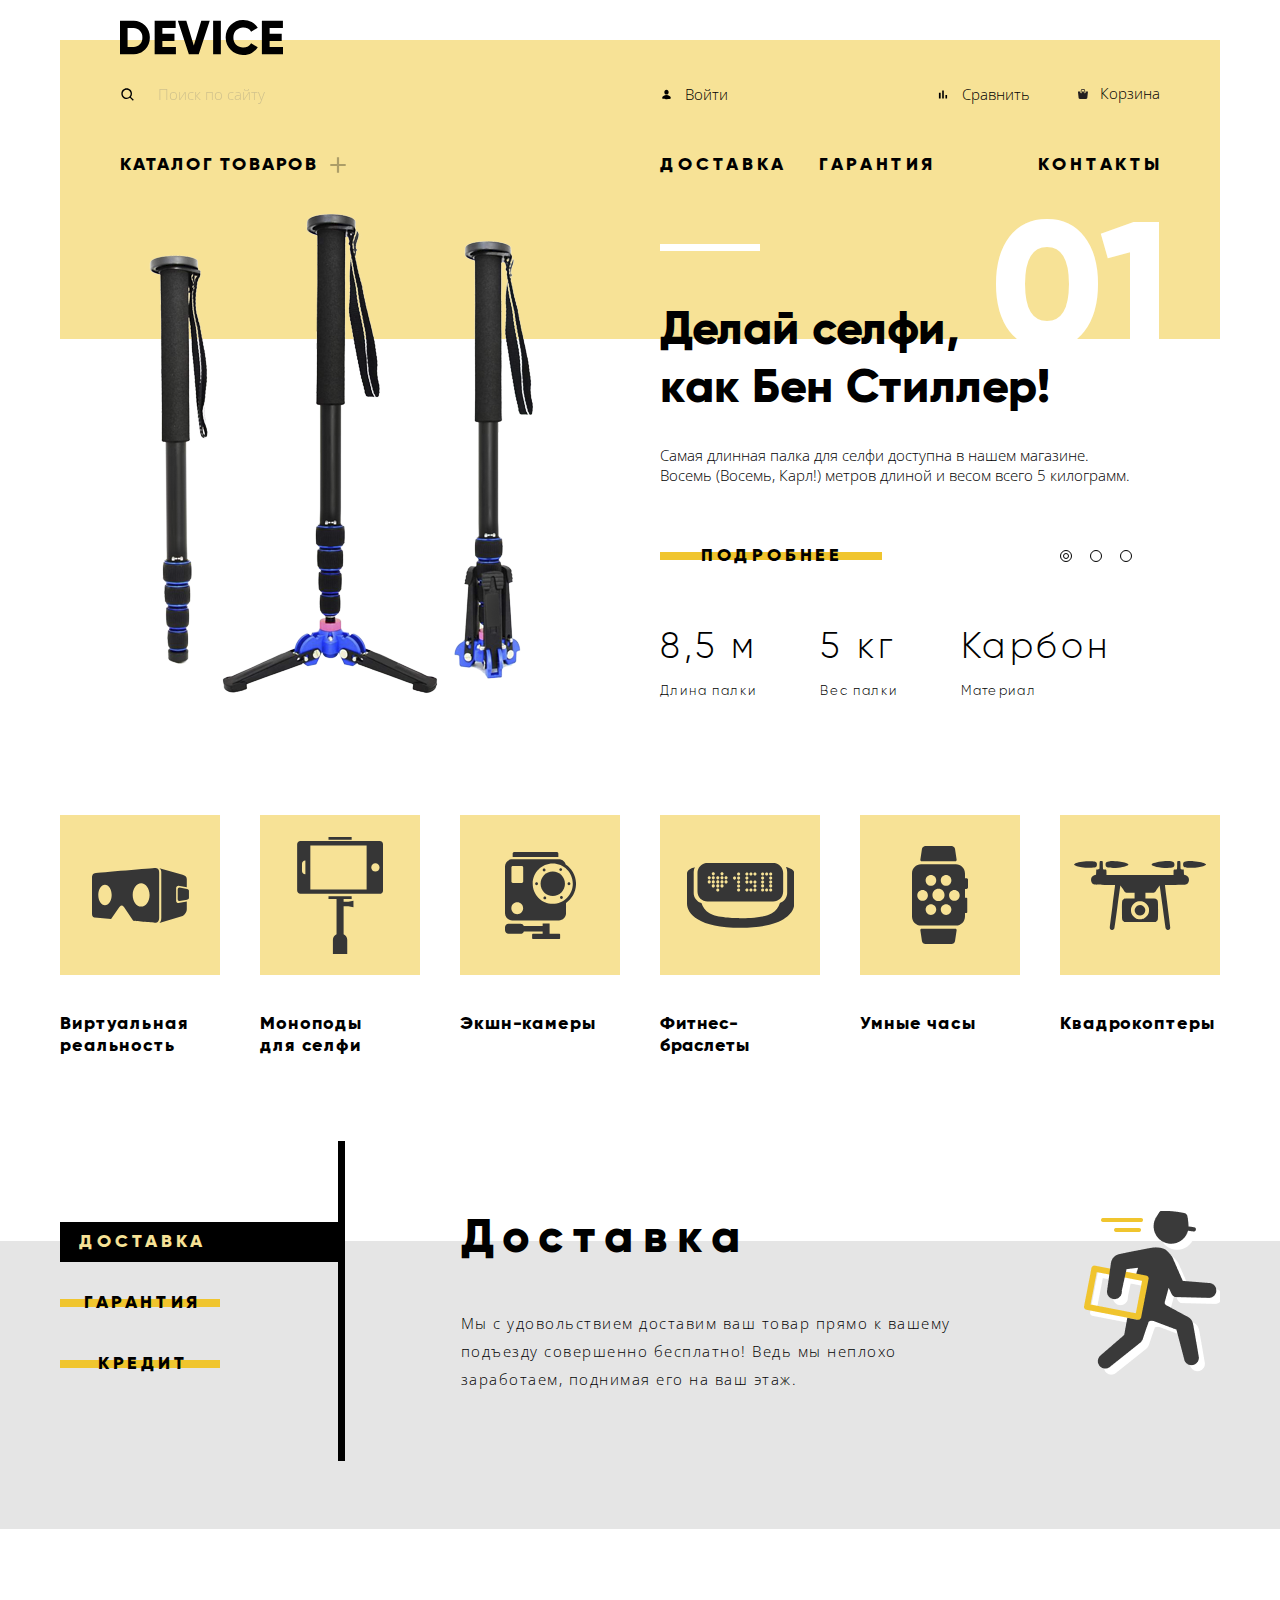
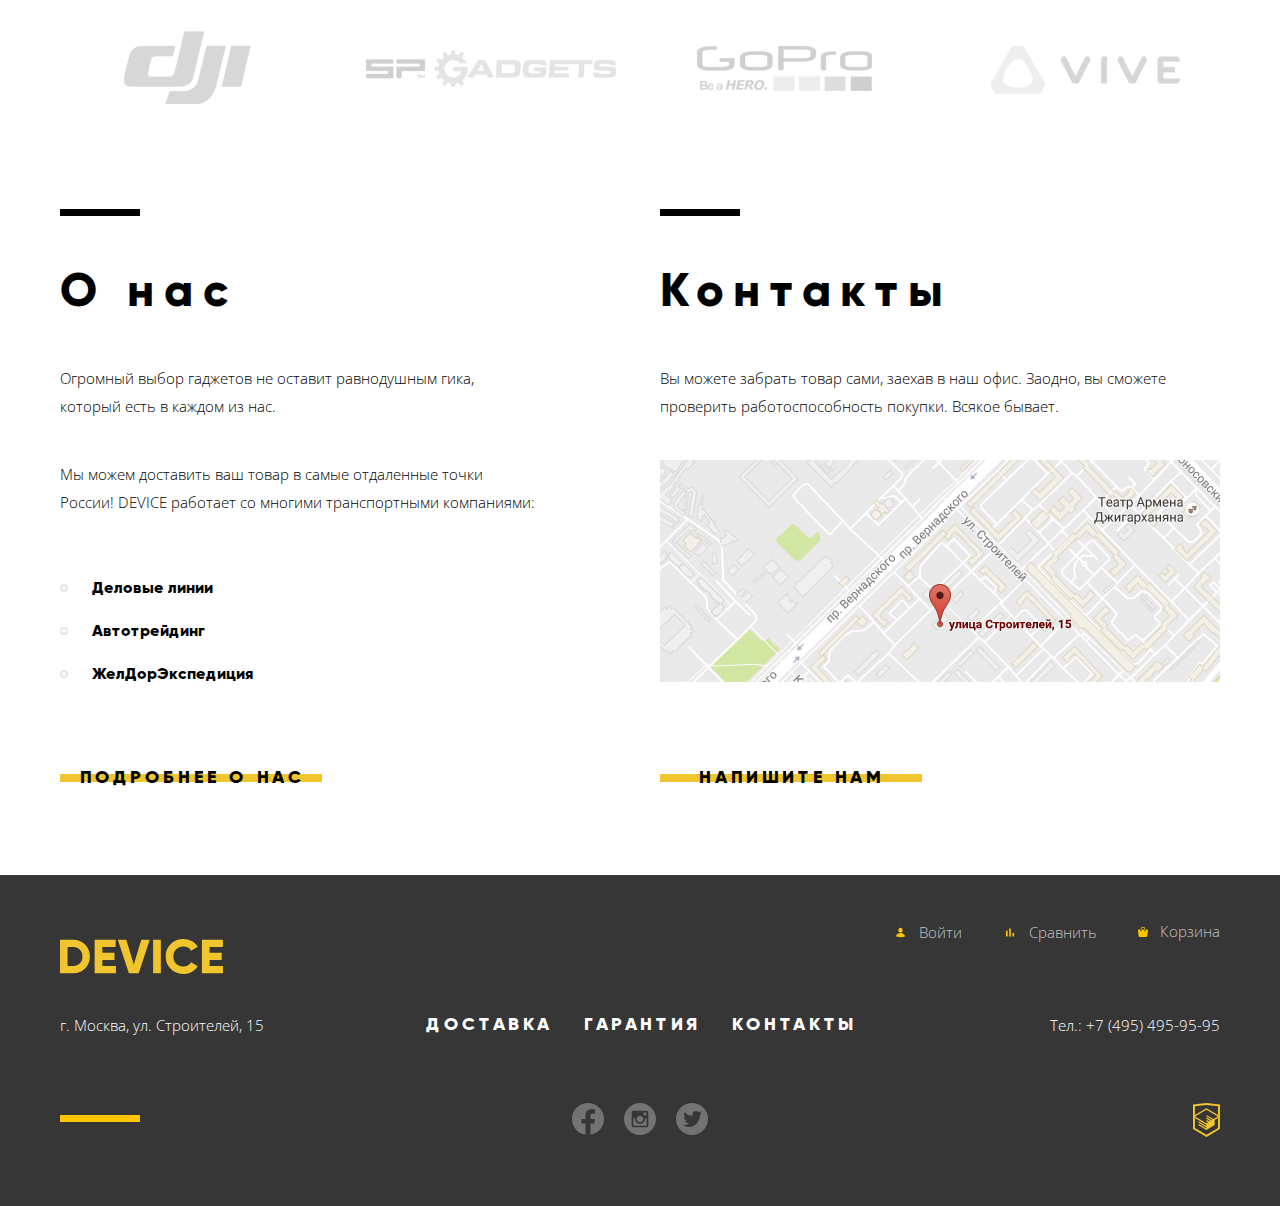
<file: index.html>
<!DOCTYPE html>
<html lang="ru">
<head>
	<meta charset="utf-8">
	<title>HTML Academy: Девайс</title>
	<link href="https://fonts.googleapis.com/css2?family=Open+Sans:wght@300&display=swap" rel="stylesheet">
	<link rel="stylesheet" type="text/css" href="css/normalize.min.css">
	<link rel="stylesheet" type="text/css" href="css/style.min.css">
</head>

<body class="page-body">
	<header class="index">
		<div class="container">
			<div class="header-content">
				<a class="logo"><img src="img/logo.svg" width="163" height="35" alt="логотип"></a>
				<form action="https://echo.htmlacademy.ru/" method="get" class="search">
					<input class="search-input" type="text" name="search" id="search" placeholder="Поиск по сайту">
					<label class="visually-hidden" for="search">Поиск по сайту</label>
					<button type="submit" class="search-button">Найти</button>
				</form>
				<div class="header-guest">
					<span class="login">
						<a href="#">
							<svg class="header-icon-user" width="13" height="17" viewBox="0 -3 13 14" fill="black" xmlns="http://www.w3.org/2000/svg" >
								<path d="M6.50008 2.33334C7.69716 2.33334 8.66675 3.37751 8.66675 4.66668C8.66675 5.95584 7.69716 7.00001 6.50008 7.00001C5.303 7.00001 4.33341 5.95584 4.33341 4.66668C4.33341 3.37751 5.303 2.33334 6.50008 2.33334ZM6.50008 11.6667C6.50008 11.6667 10.8334 11.6667 10.8334 10.5C10.8334 9.10001 8.72091 7.58334 6.50008 7.58334C4.27925 7.58334 2.16675 9.10001 2.16675 10.5C2.16675 11.6667 6.50008 11.6667 6.50008 11.6667Z" fill="black"/>
							</svg>
							<span>Войти</span>
						</a>
					</span>
					<span class="compare">
						<a href="#">
							<svg class="icon-chart" width="14" height="17" viewBox="0 -3 14 14" fill="black" xmlns="http://www.w3.org/2000/svg">
								<path d="M2.91675 5.36666H4.66675V11.0833H2.91675V5.36666ZM6.18342 2.91666H7.81675V11.0833H6.18342V2.91666ZM9.45008 7.58332H11.0834V11.0833H9.45008V7.58332Z" fill="black"/>
							</svg> 
							<span>Сравнить</span>
						</a>
					</span>
					<span class="cart">
						<a href="#">
							<svg class="icon-cart" width="10" height="10" viewBox="0 0 10 10" fill="black" xmlns="http://www.w3.org/2000/svg">
								<g clip-path="url(#svg-cart)">
									<path d="M9.86215 2.5217C9.79278 2.43991 9.69341 2.39316 9.58927 2.39316H7.65774V3.4188C7.65774 3.89008 7.25359 4.2735 6.75684 4.2735C6.26008 4.2735 5.85593 3.89008 5.85593 3.4188V2.39316H4.05413V3.4188C4.05413 3.89008 3.64999 4.2735 3.15323 4.2735C2.65648 4.2735 2.25233 3.89008 2.25233 3.4188V2.39316H0.32089C0.216656 2.39316 0.117286 2.43991 0.0479169 2.5217C-0.0215425 2.6035 -0.0544254 2.71256 -0.0425335 2.82145L0.605665 8.78461C0.617737 9.45692 1.14179 9.99999 1.78431 9.99999H8.12584C8.76828 9.99999 9.29233 9.45692 9.30449 8.78452L9.95269 2.82136C9.96449 2.71256 9.93161 2.6035 9.86215 2.5217Z" fill="#231F20"/>
									<path d="M3.15333 3.76068C3.35207 3.76068 3.51369 3.60735 3.51369 3.4188V1.53846C3.51369 1.01051 4.07486 0.683761 4.59477 0.683761H5.49567C6.04288 0.683761 6.39657 1.01923 6.39657 1.53846V3.4188C6.39657 3.60735 6.55829 3.76068 6.75693 3.76068C6.95558 3.76068 7.11729 3.60735 7.11729 3.4188V1.53846C7.11729 0.647009 6.43531 0 5.49567 0H4.59477C3.60126 0 2.79297 0.690171 2.79297 1.53846V3.4188C2.79297 3.60735 2.95459 3.76068 3.15333 3.76068Z" fill="#231F20"/>
								</g>
								<defs>
									<clipPath id="svg-cart">
										<path d="M0 0H10V10H0V0Z" fill="white"/>
									</clipPath>
								</defs>
							</svg> 
							<span>Корзина</span>
						</a>
					</span>
				</div>
				<nav class="menu-wrapper">
					<ul class="menu">
						<li class="menu-catalog">
							<a href="catalog.html">Каталог товаров</a>
							<div class="submenu-wrapper">
								<ul class="submenu">
									<li><a href="#">Виртуальная реальность</a></li>
									<li><a href="#">Фитнес-браслеты</a></li>
									<li><a href="#">Квадрокоптер</a></li>
									<li><a href="#">Моноподы для селфи</a></li>
									<li class="grid-columns2"><a href="#">Умные часы</a></li>
									<li class="grid-columns3"><a href="#">Экшн-камеры</a></li>
								</ul>
							</div>
						</li>
						<li class="other-menu">
							<ul>
								<li class="menu-delivery"><a href="#">Доставка</a></li>
								<li	class="menu-garanty"><a href="#">Гарантия</a></li>
								<li class="menu-contacts"><a href="#">Контакты</a></li>
							</ul>
						</li>
					</ul>
				</nav>
			</div>
		</div>
	</header>

	<main>
		<div class="main-content">
			<div class="container">
				<h1 class="visually-hidden">Интернет-магазин Device</h1>
				<div class="slider-wrapper">
					<ul class="slider">
						<li class="slider-item active slider-monopod">
							<a href="#" class="slider-image"><img src="img/slider-monopod.png" alt="монопод" width="384" height="486"></a>
							<h2 class="slider-header-monopod">Делай селфи,<br>как Бен Стиллер!</h2>
							<p>Самая длинная палка для селфи доступна в нашем магазине. Восемь (Восемь, Карл!) метров длиной и весом всего 5 килограмм.</p>
							<a href="#" class="control slider-more">Подробнее</a>
							<dl class="slider-info">
								<div>
									<dt>8,5 м</dt>
									<dd>Длина палки</dd>
								</div>
								<div>
									<dt>5 кг</dt>
									<dd>Вес палки</dd>
								</div>
								<div>
									<dt>Карбон</dt>
									<dd>Материал</dd>
								</div>
							</dl>
						</li>

						<li class="slider-item slider-band">
							<a href="#" class="slider-image"><img src="img/slider-band.png" alt="умный браслет" width="345" height="485"></a>
							<h2 class="slider-header-band">Худеем<br>правильно!</h2>
							<p>Мотивирующие фитнес-браслеты помогут найти в себе силы<br>не пропускать занятия и соблюдать диету.</p>
							<a href="#" class="control slider-more">Подробнее</a>
							<dl class="slider-info">
								<div>
									<dt>48 часов</dt>
									<dd>Без подзарядки</dd>
								</div>
							</dl>
						</li>

						<li class="slider-item slider-quadro">
							<a href="#" class="slider-image"><img src="img/slider-quadro.png" alt="квадрокоптер" width="526" height="334"></a>
							<h2 class="slider-header-quadro">Порхает как бабочка, жалит как пчела!</h2>
							<p>Этот обычный, на первый взгляд, квадрокоптер оснащен<br>мощным лазером, замаскированным под стандартную камеру.</p>
							<a href="#" class="control slider-more">Подробнее</a>
							<dl class="slider-info">
								<div>
									<dt>800 м</dt>
									<dd>Дальность полета</dd>
								</div>
								<div>
									<dt>50 м</dt>
									<dd>Радиус поражения</dd>
								</div>
							</dl>
						</li>
					</ul>
					<div class="slider-buttons">
						<button value="1" type="button" aria-label="Первый слайд" class="active"></button>
						<button value="2" type="button" aria-label="Второй слайд"></button>
						<button value="3" type="button" aria-label="Трейтий слайд"></button>
					</div>
				</div>
				<ul class="popular">
					<li><a class="popular-vr" href="#">Виртуальная реальность</a></li>
					<li><a class="popular-monopod" href="#">Моноподы<br>для селфи</a></li>
					<li><a class="popular-action-camera" href="#">Экшн-камеры</a></li>
					<li><a class="popular-band" href="#">Фитнес-браслеты</a></li>
					<li><a class="popular-clock" href="#">Умные часы</a></li>
					<li><a class="popular-quadro" href="#">Квадрокоптеры</a></li>
				</ul>
			</div>

			<div class="services">
				<div class="container">
					<ul class="services-controls">
						<li class="services-control"><button class="control button-delivery active" type="button" value="delivery">Доставка</button></li>
						<li class="services-control"><button class="button-warranty control" type="button" value="warranty">Гарантия</button></li>
						<li class="services-control"><button class="button-credit control" type="button" value="credit">Кредит</button></li>
					</ul>
					<ul class="services-items">
						<li class="services-item delivery active">
							<h2>Доставка</h2>
							<p>Мы с удовольствием доставим ваш товар прямо к вашему подъезду совершенно бесплатно! Ведь мы неплохо заработаем, поднимая его на ваш этаж.</p>
						</li>
						<li class="services-item warranty">
							<h2>Гарантия</h2>
							<p>Если из-за возгорания купленного у нас товара у вас сгорит дом — не переживайте, мы выдадим вам новый. Товар, не дом, конечно же.</p>
						</li>
						<li class="services-item credit">
							<h2>Кредит</h2>
							<p>Залезть в долговую яму стало проще! Кредитные консультанты подберут для вас наиболее выгодные условия кредита. Выгодные для нашего банка, разумеется.</p>
						</li>
					</ul>
				</div>
			</div>
			
			<div class="container">
				<ul class="vendors">
					<li><a href="#"><img src="img/vendor-dji.png" alt="dji" width="260" height="100"></a></li>
					<li><a href="#"><img src="img/vendor-spgadget.png" alt="spgadget" width="260" height="100"></a></li>
					<li><a href="#"><img src="img/vendor-gopro.png" alt="gopro" width="260" height="100"></a></li>
					<li><a href="#"><img src="img/vendor-vive.png" alt="vive" width="260" height="100"></a></li>
				</ul>
				<div class="wrapper-column-2">
					<section class="info">
						<h2>О нас</h2>
						<p>Огромный выбор гаджетов не оставит равнодушным гика, который есть в каждом из нас.</p>
						<p>Мы можем доставить ваш товар в самые отдаленные точки России! DEVICE работает со многими транспортными компаниями:</p>

						<ul>
							<li>Деловые линии</li>
							<li>Автотрейдинг</li>
							<li>ЖелДорЭкспедиция</li>
						</ul>
						<a href="#" class="control info-control">Подробнее о нас</a>
					</section>
					<section class="contact">
						<h2>Контакты</h2>
						<p>Вы можете забрать товар сами, заехав в наш офис. Заодно, вы сможете проверить работоспособность покупки. Всякое бывает.</p>
						<a class="map" href="#"><img class="map-image" src="img/map.jpg" width="560" height="222" alt="Месторасположение Device на карте по адресу: город Москва, улица Строителей, дом 15" ></a>
						<a href="#" class="control contact-control write-us-button">Напишите нам</a>
					</section>
				</div>
			</div>
		</div>
	</main>

	<footer class="footer">
		<div class="container">
			<a class="footer-logo"><img src="img/logo-footer.svg" width="163" height="35" alt="логотип"></a>
			<div class="footer-guest">
				<span class="login">
					<a href="#">
						<svg class="header-icon-user" width="13" height="17" viewBox="0 -3 13 14" fill="black" xmlns="http://www.w3.org/2000/svg" >
							<path d="M6.50008 2.33334C7.69716 2.33334 8.66675 3.37751 8.66675 4.66668C8.66675 5.95584 7.69716 7.00001 6.50008 7.00001C5.303 7.00001 4.33341 5.95584 4.33341 4.66668C4.33341 3.37751 5.303 2.33334 6.50008 2.33334ZM6.50008 11.6667C6.50008 11.6667 10.8334 11.6667 10.8334 10.5C10.8334 9.10001 8.72091 7.58334 6.50008 7.58334C4.27925 7.58334 2.16675 9.10001 2.16675 10.5C2.16675 11.6667 6.50008 11.6667 6.50008 11.6667Z" fill="black"/>
						</svg>
						<span>Войти</span>
					</a>
				</span>
				<span class="compare">
					<a href="#">
						<svg class="icon-chart" width="14" height="17" viewBox="0 -3 14 14" fill="black" xmlns="http://www.w3.org/2000/svg">
							<path d="M2.91675 5.36666H4.66675V11.0833H2.91675V5.36666ZM6.18342 2.91666H7.81675V11.0833H6.18342V2.91666ZM9.45008 7.58332H11.0834V11.0833H9.45008V7.58332Z" fill="black"/>
						</svg> 
						<span>Сравнить</span>
					</a>
				</span>
				<span class="cart">
					<a href="#">
						<svg class="icon-cart" width="10" height="10" viewBox="0 0 10 10" fill="black" xmlns="http://www.w3.org/2000/svg">
							<g clip-path="url(#svg-cart-footer)">
								<path d="M9.86215 2.5217C9.79278 2.43991 9.69341 2.39316 9.58927 2.39316H7.65774V3.4188C7.65774 3.89008 7.25359 4.2735 6.75684 4.2735C6.26008 4.2735 5.85593 3.89008 5.85593 3.4188V2.39316H4.05413V3.4188C4.05413 3.89008 3.64999 4.2735 3.15323 4.2735C2.65648 4.2735 2.25233 3.89008 2.25233 3.4188V2.39316H0.32089C0.216656 2.39316 0.117286 2.43991 0.0479169 2.5217C-0.0215425 2.6035 -0.0544254 2.71256 -0.0425335 2.82145L0.605665 8.78461C0.617737 9.45692 1.14179 9.99999 1.78431 9.99999H8.12584C8.76828 9.99999 9.29233 9.45692 9.30449 8.78452L9.95269 2.82136C9.96449 2.71256 9.93161 2.6035 9.86215 2.5217Z" fill="#231F20"/>
								<path d="M3.15333 3.76068C3.35207 3.76068 3.51369 3.60735 3.51369 3.4188V1.53846C3.51369 1.01051 4.07486 0.683761 4.59477 0.683761H5.49567C6.04288 0.683761 6.39657 1.01923 6.39657 1.53846V3.4188C6.39657 3.60735 6.55829 3.76068 6.75693 3.76068C6.95558 3.76068 7.11729 3.60735 7.11729 3.4188V1.53846C7.11729 0.647009 6.43531 0 5.49567 0H4.59477C3.60126 0 2.79297 0.690171 2.79297 1.53846V3.4188C2.79297 3.60735 2.95459 3.76068 3.15333 3.76068Z" fill="#231F20"/>
							</g>
							<defs>
								<clipPath id="svg-cart-footer">
									<path d="M0 0H10V10H0V0Z" fill="white"/>
								</clipPath>
							</defs>
						</svg> 
						<span>Корзина</span>
					</a>
				</span>
			</div>
			<p class="footer-address">г. Москва, ул. Строителей, 15</p>
			<nav class="menu-footer">
				<ul>
					<li><a href="#">Доставка</a></li>
					<li><a href="#">Гарантия</a></li>
					<li><a href="#">Контакты</a></li>
				</ul>
			</nav>
			<p class="footer-telephone">Тел.: <a href="tel:+74954959595" class="call-us">+7 (495) 495-95-95</a></p>
			<ul class="social">
				<li><a href="#" class="facebook"><span class="visually-hidden">Facebook</span></a></li>
				<li><a href="#" class="instagram"><span class="visually-hidden">Instagram</span></a></li>
				<li><a href="#" class="twitter"><span class="visually-hidden">Twitter</span></a></li>
			</ul>

			<a class="developed-by" href="https://htmlacademy.ru/intensive/htmlcss"><img src="img/logo-html.svg" alt="Разработчик" width="27" height="34"/></a>
		</div>
	</footer>

	<form action="https://echo.htmlacademy.ru/" method="post" class="write-us">
		<label>Ваше имя:
			<input type="text" id="writeus-name" name="name" placeholder="Имя Фамилия">
		</label>
		<label>Ваш e-mail:
			<input type="email" id="writeus-email" name="email" placeholder="email@example.com">
		</label>
		<label class="popup-textarea" for="writeus-letter">Текст письма:</label>
		<textarea id="writeus-letter" name="letter" rows="5">В свободной форме</textarea>

		<button type="submit" class="control write-us-button">Отправить</button>
		<button class="button-close" type="button" aria-label="Закрыть">
			<svg width="20" height="20" viewBox="0 0 20 20" fill="none" xmlns="http://www.w3.org/2000/svg">
				<path d="M17.9499 19.725L9.9999 11.7625L2.0499 19.725L0.274902 17.95L8.2374 9.99997L0.274902 2.04996L2.0499 0.274963L9.9999 8.23747L17.9499 0.287464L19.7124 2.04996L11.7624 9.99997L19.7124 17.95L17.9499 19.725Z" fill="white"/>
			</svg> 
		</button>
	</form>

	<div class="map-popup">
		<div class="map-wrapper">
			<iframe src="https://www.google.com/maps/embed?pb=!1m18!1m12!1m3!1d5349.395152772826!2d37.523581596068645!3d55.68649105024176!2m3!1f0!2f0!3f0!3m2!1i1024!2i768!4f13.1!3m3!1m2!1s0x46b54cf65f5c8955%3A0x694710ccd55501e!2z0YPQuy4g0KHRgtGA0L7QuNGC0LXQu9C10LksIDE1LCDQnNC-0YHQutCy0LAsIDExOTMxMQ!5e0!3m2!1sru!2sru!4v1593676971671!5m2!1sru!2sru" width="961" height="559" allowfullscreen title="Офис компании находится по адресу город Москва, улица Строителей, дом 15"></iframe>
			<button class="button-close" type="button" aria-label="Закрыть">
				<svg width="20" height="20" viewBox="0 0 20 20" fill="none" xmlns="http://www.w3.org/2000/svg">
					<path d="M17.9499 19.725L9.9999 11.7625L2.0499 19.725L0.274902 17.95L8.2374 9.99997L0.274902 2.04996L2.0499 0.274963L9.9999 8.23747L17.9499 0.287464L19.7124 2.04996L11.7624 9.99997L19.7124 17.95L17.9499 19.725Z" fill="white"/>
				</svg> 
			</button>
		</div>
	</div>
	<script src="js/script.min.js"></script>
</body>
</html>
</file>
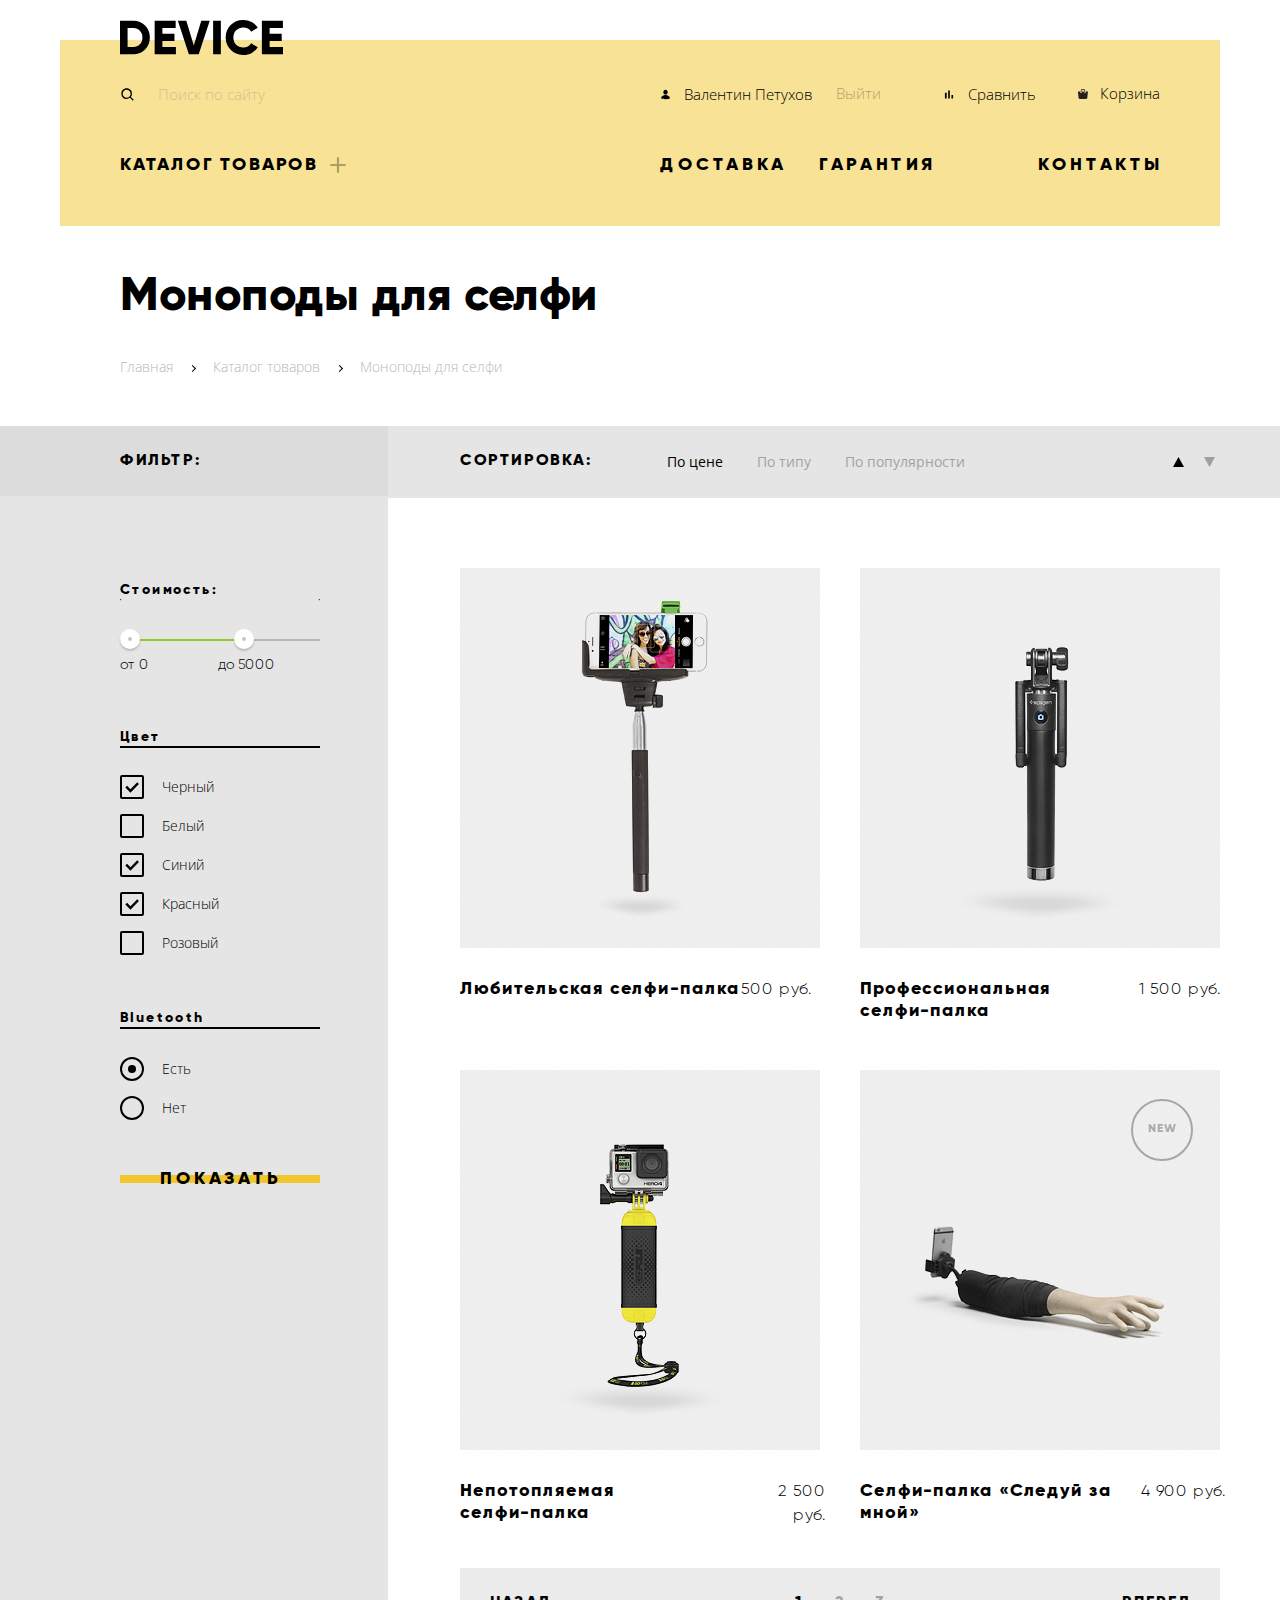
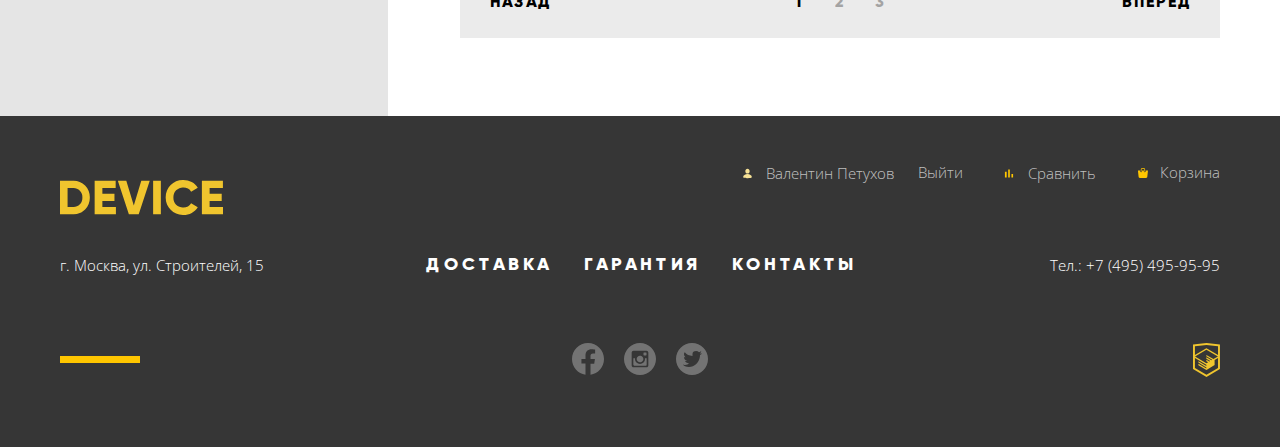
<file: catalog.html>
<!DOCTYPE html>
<html lang="ru">
<head>
	<meta charset="utf-8">
	<title>HTML Academy: Девайс</title>
	<link href="https://fonts.googleapis.com/css2?family=Open+Sans:wght@300&display=swap" rel="stylesheet">
	<link rel="stylesheet" type="text/css" href="css/normalize.min.css">
	<link rel="stylesheet" type="text/css" href="css/style.min.css">
</head>

<body class="page-body">
	<header>
		<div class="container">
			<div class="header-content">
				<a class="logo" href="index.html"><img src="img/logo.svg" width="163" height="35" alt="логотип"></a>
				<form action="https://echo.htmlacademy.ru/" method="get" class="search">
					<input class="search-input" type="text" name="search" id="search" placeholder="Поиск по сайту">
					<label class="visually-hidden" for="search">Поиск по сайту</label>
					<button type="submit" class="search-button">Найти</button>
				</form>
				<div class="header-user">
					<span>
						<a href="#">
							<svg class="header-icon-user" width="13" height="17" viewBox="0 -3 13 14" fill="black" xmlns="http://www.w3.org/2000/svg" >
								<path d="M6.50008 2.33334C7.69716 2.33334 8.66675 3.37751 8.66675 4.66668C8.66675 5.95584 7.69716 7.00001 6.50008 7.00001C5.303 7.00001 4.33341 5.95584 4.33341 4.66668C4.33341 3.37751 5.303 2.33334 6.50008 2.33334ZM6.50008 11.6667C6.50008 11.6667 10.8334 11.6667 10.8334 10.5C10.8334 9.10001 8.72091 7.58334 6.50008 7.58334C4.27925 7.58334 2.16675 9.10001 2.16675 10.5C2.16675 11.6667 6.50008 11.6667 6.50008 11.6667Z" fill="black"/>
							</svg>
							<span>Валентин Петухов</span>
						</a>
					</span>
					<span><a class="logout" href="#">Выйти</a></span>

					<span>
						<a class="compare" href="#">
							<svg class="icon-chart" width="14" height="17" viewBox="0 -3 14 14" fill="black" xmlns="http://www.w3.org/2000/svg">
								<path d="M2.91675 5.36666H4.66675V11.0833H2.91675V5.36666ZM6.18342 2.91666H7.81675V11.0833H6.18342V2.91666ZM9.45008 7.58332H11.0834V11.0833H9.45008V7.58332Z" fill="black"/>
							</svg> 
							<span>Сравнить</span>
						</a>
					</span>
					<span>
						<a class="cart" href="#">
							<svg class="icon-cart" width="10" height="10" viewBox="0 0 10 10" fill="black" xmlns="http://www.w3.org/2000/svg">
								<g clip-path="url(#svg-cart)">
									<path d="M9.86215 2.5217C9.79278 2.43991 9.69341 2.39316 9.58927 2.39316H7.65774V3.4188C7.65774 3.89008 7.25359 4.2735 6.75684 4.2735C6.26008 4.2735 5.85593 3.89008 5.85593 3.4188V2.39316H4.05413V3.4188C4.05413 3.89008 3.64999 4.2735 3.15323 4.2735C2.65648 4.2735 2.25233 3.89008 2.25233 3.4188V2.39316H0.32089C0.216656 2.39316 0.117286 2.43991 0.0479169 2.5217C-0.0215425 2.6035 -0.0544254 2.71256 -0.0425335 2.82145L0.605665 8.78461C0.617737 9.45692 1.14179 9.99999 1.78431 9.99999H8.12584C8.76828 9.99999 9.29233 9.45692 9.30449 8.78452L9.95269 2.82136C9.96449 2.71256 9.93161 2.6035 9.86215 2.5217Z" fill="#231F20"/>
									<path d="M3.15333 3.76068C3.35207 3.76068 3.51369 3.60735 3.51369 3.4188V1.53846C3.51369 1.01051 4.07486 0.683761 4.59477 0.683761H5.49567C6.04288 0.683761 6.39657 1.01923 6.39657 1.53846V3.4188C6.39657 3.60735 6.55829 3.76068 6.75693 3.76068C6.95558 3.76068 7.11729 3.60735 7.11729 3.4188V1.53846C7.11729 0.647009 6.43531 0 5.49567 0H4.59477C3.60126 0 2.79297 0.690171 2.79297 1.53846V3.4188C2.79297 3.60735 2.95459 3.76068 3.15333 3.76068Z" fill="#231F20"/>
								</g>
								<defs>
									<clipPath id="svg-cart">
										<path d="M0 0H10V10H0V0Z" fill="white"/>
									</clipPath>
								</defs>
							</svg> 
							<span>Корзина</span>
						</a>
					</span>
				</div>
				<nav class="menu-wrapper">
					<ul class="menu">
						<li class="menu-catalog">
							<a href="catalog.html">Каталог товаров</a>
							<div class="submenu-wrapper">
								<ul class="submenu">
									<li><a href="#">Виртуальная реальность</a></li>
									<li><a href="#">Фитнес-браслеты</a></li>
									<li><a href="#">Квадрокоптер</a></li>
									<li><a href="#">Моноподы для селфи</a></li>
									<li class="grid-columns2"><a href="#">Умные часы</a></li>
									<li class="grid-columns3"><a href="#">Экшн-камеры</a></li>
								</ul>
							</div>
						</li>
						<li class="other-menu">
							<ul>
								<li class="menu-delivery"><a href="#">Доставка</a></li>
								<li	class="menu-garanty"><a href="#">Гарантия</a></li>
								<li class="menu-contacts"><a href="#">Контакты</a></li>
							</ul>
						</li>
					</ul>
				</nav>
			</div>
		</div>
	</header>
	<main class="main-wrapper">
		<div class="container">
			<h1 class="main-header">Моноподы для селфи</h1>
			<ul class="breadcrumbs">
				<li><a href="index.html">Главная</a></li>
				<li><a href="catalog.html">Каталог товаров</a></li>
				<li><a>Моноподы для селфи</a></li>
			</ul>
		</div>
		<div class="wide-left-container">
			<section class="filter">
				<div class="filter-header">
					<h2>Фильтр:</h2>
				</div>
				<div class="filter-form">
					<form action="https://echo.htmlacademy.ru/" method="get">
						<fieldset class="filter-price">
							<legend>Стоимость:</legend>					
							<div class="range-input">
								<div class="scale">
									<div class="bar"></div>
								</div>
								<button type="button" class="toggle toggle-min" aria-label="Ползунок минимальной цены"></button>
								<button type="button" class="toggle toggle-max" aria-label="Ползунок максимальной цены"></button>
							</div>
							<div class="range-text">
								<label class="visually-hidden" for="price-min">Минимальная цена</label>
								<span class="text-desc">от</span><input class="price-min" type="number" min="0" name="price-min" id="price-min" placeholder="0">
								<label class="visually-hidden" for="price-max">Максимальная цена</label>
								<span class="text-desc">до</span><input class="price-max" type="number" min="0" name="price-max" id="price-max" placeholder="5000">
							</div>
						</fieldset>

						<fieldset class="filter-color">
							<legend>Цвет</legend>
							<ul class="color-list">
								<li>
									<input class="filter-input visually-hidden" type="checkbox" id="color-black" name="black" value="black" checked>
									<label for="color-black">Черный</label>
								</li>
								<li>
									<input class="filter-input visually-hidden" type="checkbox" id="color-white" name="white" value="white">
									<label for="color-white">Белый</label>
								</li>
								<li>
									<input class="filter-input visually-hidden" type="checkbox" id="color-blue" name="blue" value="blue" checked>
									<label for="color-blue">Синий</label>
								</li>
								<li>
									<input class="filter-input visually-hidden" type="checkbox" id="color-red" name="red" value="red" checked>
									<label for="color-red">Красный</label>
								</li>
								<li>
									<input class="filter-input visually-hidden" type="checkbox" id="color-pink" name="pink" value="pink">
									<label for="color-pink">Розовый</label>
								</li>
							</ul>
						</fieldset>

						<fieldset class="filter-bluetooth">
							<legend>Bluetooth</legend>
							<ul class="bluetooth-list">
								<li>
									<input class="filter-input visually-hidden" type="radio" id="with-bluetooth" name="bluetooth" value="yes" checked>
									<label for="with-bluetooth">Есть</label>
								</li>
								<li>
									<input class="filter-input visually-hidden" type="radio" id="without-bluetooth" name="bluetooth" value="no">
									<label for="without-bluetooth">Нет</label>
								</li>
							</ul>
						</fieldset>
						<button type="submit" class="control filter-button">Показать</button>
					</form>
				</div>
			</section>

			<section class="sort">
				<h2>Сортировка:</h2>
				<div class="sort-list">
					<div class="sort-type-list">
					<a class="sort-type active" href="#">По цене</a>
					<a class="sort-type" href="#">По типу</a>
					<a class="sort-type" href="#">По популярности</a>
					</div>
					<div class="sort-dir-list">
						<a href="#" class="sort-dir dir-up active">
							<span class="visually-hidden">По возрастанию</span>
							<svg width="11" height="10" viewBox="0 0 11 10" fill="none" xmlns="http://www.w3.org/2000/svg">
								<path d="M5.5 0L11 10L0 10" fill= "var(--basic-black, #000000)"/>
							</svg> 
						</a>
						<a href="#" class="sort-dir dir-down">
							<span class="visually-hidden">По убыванию</span>
							<svg width="11" height="10" viewBox="0 0 11 10" fill="none" xmlns="http://www.w3.org/2000/svg">
								<path d="M5.5 10L0 0H11" fill="var(--basic-black, #000000)"/>
							</svg> 
						</a>
					</div>
				</div>
			</section>

			<div class="content">
				<ul class="item-list">
					<li>
						<article class="item item-monopod-classic">
							<figure>
								<figcaption class="visually-hidden">Любительская селфи-палка</figcaption>
								<img src="img/item-monopod-classic.jpg" alt="Любительская селфи-палка" width="360" height="380">
							</figure>
							<h2 class="item-description"><a href="#" class="item-name">Любительская селфи-палка</a><span class="price">500 руб.</span></h2>
							<div class="item-buttons">
								<a href="" class="buy control">В корзину</a>
								<a href="" class="add-favorite">Добавить к сравнению</a>
							</div>
						</article>
					</li>
					<li>
						<article class="item item-monopod-pro">
							<figure>
								<figcaption class="visually-hidden">Профессиональная селфи-палка</figcaption>
								<img src="img/item-monopod-pro.jpg" alt="Профессиональная селфи-палка" width="360" height="380">
							</figure>
							<h2 class="item-description"><a href="#" class="item-name">Профессиональная селфи-палка</a><span class="price">1 500 руб.</span></h2>
							<div class="item-buttons">
								<a href="" class="buy control">В корзину</a>
								<a href="" class="add-favorite">Добавить к сравнению</a>
							</div>
						</article>
					</li>
					<li>
						<article class="item item-monopod-aqua">
							<figure>
								<figcaption class="visually-hidden">Непотопляемая селфи-палка</figcaption>
								<img src="img/item-monopod-aqua.jpg" alt="Непотопляемая селфи-палка" width="360" height="380">
							</figure>
							<h2 class="item-description"><a href="#" class="item-name">Непотопляемая селфи-палка</a><span class="price">2 500 руб.</span></h2>
							<div class="item-buttons">
								<a href="" class="buy control">В корзину</a>
								<a href="" class="add-favorite">Добавить к сравнению</a>
							</div>
						</article>
					</li>
					<li>
						<article class="item item-monopod-followme new">
							<figure>
								<figcaption class="visually-hidden">Селфи-палка «Следуй за мной»</figcaption>
								<img src="img/item-monopod-followme.jpg" alt="Селфи-палка «Следуй за мной»" width="360" height="380">
							</figure>
							<h2 class="item-description"><a href="#" class="item-name">Селфи-палка «Следуй за мной»</a><span class="price">4 900 руб.</span></h2>
							<div class="item-buttons">
								<a href="" class="buy control">В корзину</a>
								<a href="" class="add-favorite">Добавить к сравнению</a>
							</div>
						</article>
					</li>
				</ul>
			</div>

			<ul class="pagination">
				<li class="prev"><a>Назад</a></li>
				<li>
					<ul class="pagination-numbers">
						<li class="current"><a>1</a></li>
						<li class="page-num"><a href="#">2</a></li>
						<li class="page-num"><a href="#">3</a></li>
					</ul>
				</li>
				<li class="next"><a href="#">Вперед</a></li>
			</ul>
		</div>
	</main>
	<footer class="footer">
		<div class="container">
			<a class="footer-logo" href="index.html"><img src="img/logo-footer.svg" width="163" height="35" alt="логотип"></a>
			<div class="footer-user">
				<span class="footer-user-name">
					<a href="#">
						<svg class="icon-user" width="13" height="17" viewBox="0 -3 13 14" fill="black" xmlns="http://www.w3.org/2000/svg">
							<path d="M6.50008 2.33334C7.69716 2.33334 8.66675 3.37751 8.66675 4.66668C8.66675 5.95584 7.69716 7.00001 6.50008 7.00001C5.303 7.00001 4.33341 5.95584 4.33341 4.66668C4.33341 3.37751 5.303 2.33334 6.50008 2.33334ZM6.50008 11.6667C6.50008 11.6667 10.8334 11.6667 10.8334 10.5C10.8334 9.10001 8.72091 7.58334 6.50008 7.58334C4.27925 7.58334 2.16675 9.10001 2.16675 10.5C2.16675 11.6667 6.50008 11.6667 6.50008 11.6667Z" fill="#F7E296"/>
						</svg>
						<span>Валентин Петухов</span>
					</a>
				</span>
				<span class="footer-user-exit">
					<a href="#">
						<span>Выйти</span>
					</a>
				</span>
				<span class="footer-compare">
					<a href="#">
						<svg class="icon-chart" width="14" height="17" viewBox="0 -3 14 14" fill="black" xmlns="http://www.w3.org/2000/svg">
							<path d="M2.91675 5.36666H4.66675V11.0833H2.91675V5.36666ZM6.18342 2.91666H7.81675V11.0833H6.18342V2.91666ZM9.45008 7.58332H11.0834V11.0833H9.45008V7.58332Z" fill="#F7E296"/>
						</svg> 
						<span>Сравнить</span>
					</a>
				</span>
				<span class="footer-cart">
					<a class="cart" href="#">
						<svg class="icon-cart" width="10" height="10" viewBox="0 0 10 10" fill="#F7E296" xmlns="http://www.w3.org/2000/svg">
							<g clip-path="url(#svg-cart-footer)">
								<path d="M9.86215 2.5217C9.79278 2.43991 9.69341 2.39316 9.58927 2.39316H7.65774V3.4188C7.65774 3.89008 7.25359 4.2735 6.75684 4.2735C6.26008 4.2735 5.85593 3.89008 5.85593 3.4188V2.39316H4.05413V3.4188C4.05413 3.89008 3.64999 4.2735 3.15323 4.2735C2.65648 4.2735 2.25233 3.89008 2.25233 3.4188V2.39316H0.32089C0.216656 2.39316 0.117286 2.43991 0.0479169 2.5217C-0.0215425 2.6035 -0.0544254 2.71256 -0.0425335 2.82145L0.605665 8.78461C0.617737 9.45692 1.14179 9.99999 1.78431 9.99999H8.12584C8.76828 9.99999 9.29233 9.45692 9.30449 8.78452L9.95269 2.82136C9.96449 2.71256 9.93161 2.6035 9.86215 2.5217Z" fill="#F7E296"/>
								<path d="M3.15333 3.76068C3.35207 3.76068 3.51369 3.60735 3.51369 3.4188V1.53846C3.51369 1.01051 4.07486 0.683761 4.59477 0.683761H5.49567C6.04288 0.683761 6.39657 1.01923 6.39657 1.53846V3.4188C6.39657 3.60735 6.55829 3.76068 6.75693 3.76068C6.95558 3.76068 7.11729 3.60735 7.11729 3.4188V1.53846C7.11729 0.647009 6.43531 0 5.49567 0H4.59477C3.60126 0 2.79297 0.690171 2.79297 1.53846V3.4188C2.79297 3.60735 2.95459 3.76068 3.15333 3.76068Z" fill="#F7E296"/>
							</g>
							<defs>
								<clipPath id="svg-cart-footer">
									<path d="M0 0H10V10H0V0Z" fill="#F7E296"/>
								</clipPath>
							</defs>
						</svg> 
						<span>Корзина</span>
					</a>
				</span>
			</div>
			<p class="footer-address">г. Москва, ул. Строителей, 15</p>
			<nav class="menu-footer">
				<ul>
					<li><a href="#">Доставка</a></li>
					<li><a href="#">Гарантия</a></li>
					<li><a href="#">Контакты</a></li>
				</ul>
			</nav>
			<p class="footer-telephone">Тел.: <a href="tel:+74954959595" class="call-us">+7 (495) 495-95-95</a></p>
			<ul class="social">
				<li><a href="#" class="facebook"><span class="visually-hidden">Facebook</span></a></li>
				<li><a href="#" class="instagram"><span class="visually-hidden">Instagram</span></a></li>
				<li><a href="#" class="twitter"><span class="visually-hidden">Twitter</span></a></li>
			</ul>
			<a class="developed-by" href="https://htmlacademy.ru/intensive/htmlcss"><img src="img/logo-html.svg" alt="Разработчик" width="27" height="34"/></a>
		</div>
	</footer>
	<script src="js/script.min.js"></script>
</body>
</html>
</file>
<file: css/style.min.css>
@-webkit-keyframes snake{0%,to{transform:translateX(0)}10%,30%,50%,70%,90%{transform:translateX(-10px)}20%,40%,60%,80%{transform:translateX(10px)}}@keyframes snake{0%,to{transform:translateX(0)}10%,30%,50%,70%,90%{transform:translateX(-10px)}20%,40%,60%,80%{transform:translateX(10px)}}@-webkit-keyframes bounce{0%{transform:translateY(-2000px)}70%{transform:translateY(30px)}90%{transform:translateY(-10px)}to{transform:translateY(0)}}@keyframes bounce{0%{transform:translateY(-2000px)}70%{transform:translateY(30px)}90%{transform:translateY(-10px)}to{transform:translateY(0)}}.visually-hidden{position:absolute;width:1px;height:1px;margin:-1px;border:0;padding:0;clip:rect(0 0 0 0);overflow:hidden}@font-face{font-family:"Gilroy";font-style:normal;font-weight:800;src:local("Gilroy"),url(../fonts/Gilroy-Extrabold.woff2) format("woff2"),url(../fonts/Gilroy-Extrabold.woff) format("woff"),url(../fonts/Gilroy-Extrabold.ttf) format("ttf");font-display:swap}@font-face{font-family:"Gilroy";font-style:normal;font-weight:300;src:local("Gilroy"),url(../fonts/Gilroy-Light.woff2) format("woff2"),url(../fonts/Gilroy-Light.woff) format("woff"),url(../fonts/Gilroy-Light.ttf) format("ttf");font-display:swap}:root{--basic-black: #000000;--basic-dark: #363636;--basic-white: #ffffff;--basic-grey: #464646;--basic-half-grey: #7e7e7e;--basic-grey-light: #e5e5e5;--special-yellow: #F7E296;--special-green: #91C92F;--special-yellow-dark: #F0C52E;--special-yellow-light: #F7E296;--icon-yellow: #FFC600;--status: #f6dada;--item-background: #EEEEEE;--form-grey: rgba(0, 0, 0, 0.3);--footer-menu: rgba(255, 255, 255, 0.7);--pagination-hover-bgcolor: #D9D9D9;--write-us-text: rgba(0, 0, 0, 0.4);--write-us-background: #F2F2F2;--filter-background: #DCDCDC;--form-bg-hover: #EAEAEA;--pagination-background: #EBEBEB;--input-text-disabled: #A6A6A6;--form-greylight: rgba(255, 255, 255, 0.3)}.map-wrapper{position:relative;width:100%;height:100%;box-shadow:0 10px 16px rgba(0,0,0,.15)}.map-popup{left:0;right:0;top:0;bottom:0;position:fixed;display:none;width:961px;height:559px;margin:auto;z-index:1}.map-popup iframe{border:0}.info li::before,.submenu-wrapper{position:absolute;box-sizing:border-box}.submenu-wrapper{display:none;grid-template-columns:1fr 1fr;background-color:var(--special-yellow, #F7E296);z-index:2;left:0;width:100%;padding:30px 60px 26px}.menu-catalog:hover .submenu-wrapper,.submenu-wrapper:hover{display:grid}.submenu li{margin-bottom:16px}.wrapper-column-2{display:grid;grid-template-columns:1fr 1fr;grid-gap:40px;margin-bottom:77px}.contact,.info{padding-top:52px}.contact::before,.info::before{content:"";position:absolute;width:80px;height:7px;background-color:var(--basic-black, #000000);top:-4px}.contact,.info,.info li,body{position:relative}.info li::before{content:"";width:8px;height:8px;border-radius:50%;border:2px solid var(--basic-grey-light, #e5e5e5);left:-32px;top:16px}body{min-width:1160px}img{max-width:100%;height:auto}a{text-decoration:none}.container{width:1160px;margin:0 auto;position:inherit}.page-body{display:grid;grid-template-rows:auto auto auto}.main-header{margin:0;font-family:"Gilroy","Arial",sans-serif;font-style:normal;font-size:47px;line-height:58px;grid-column-start:1;grid-column-end:-1;padding:43px 0 0 60px}.item .price,.pagination a{font-family:"Gilroy","Arial",sans-serif;font-size:16px}.main-header,.pagination a{color:var(--basic-black, #000000);font-weight:800}.pagination a{line-height:20px;letter-spacing:.1em;text-transform:uppercase;padding-top:25px;padding-bottom:25px}.pagination,.pagination-numbers{list-style:none;padding:0;display:grid}.pagination{background-color:var(--pagination-background, #EBEBEB);grid-template-columns:120px 520px 120px;grid-row-start:-2;grid-row-end:-1;grid-column-start:3;grid-column-end:4;margin:0 0 78px 72px}.pagination-numbers{margin:0;grid-template-columns:repeat(auto-fit,40px);justify-content:center}.item .price{font-weight:300;line-height:24px;text-align:right}.item-list .item.new::after,.item-name,.sort h2{font-family:"Gilroy","Arial",sans-serif;font-weight:800}.item .add-favorite,.item .price,.item-name{color:var(--basic-black, #000000);letter-spacing:.05em}.item .add-favorite,.item-name{font-size:18px;line-height:22px}.item .add-favorite{font-family:"Open Sans","Arial",sans-serif;font-weight:300;font-size:13px;line-height:18px;letter-spacing:.1em;opacity:.5;margin-top:4px}.item-description{display:grid;grid-template-columns:auto auto;padding:0;margin:30px 0 8px}.item-monopod-classic span{margin-right:8px}.item-monopod-pro span{margin-right:-1px}.item-monopod-pro .item-name{margin-right:30px}.item-monopod-aqua span,.item-monopod-followme span{margin-right:-6px}.item-monopod-aqua .item-name{margin-right:75px}.content .item-list{display:grid;grid-template-columns:1fr 1fr;padding:0;list-style:none;grid-column-gap:40px;grid-row-gap:40px;margin:70px 0 32px 72px}.item-list .item{position:relative}.item-list .item.new::after,.sort h2{box-sizing:border-box;text-transform:uppercase}.item-list .item.new::after{position:absolute;content:"new";font-size:12px;line-height:15px;color:var(--form-grey, rgba(0, 0, 0, 0.3));width:62px;height:62px;top:29px;right:27px;border-radius:50%;border:2px solid var(--form-grey, rgba(0, 0, 0, 0.3));text-align:center;padding-top:21px}.item-list figure{margin:0;width:360px;height:380px;background-color:var(--basic-grey-light, #e5e5e5)}.item:hover .item-buttons{display:block}.item:hover img{opacity:.7}.item-buttons{display:none;position:absolute;top:180px;width:100%}.buy{margin-right:auto;margin-left:auto}.add-favorite{display:block;text-align:center}.content a,.pagination a,.sort a{text-decoration:none}.sort a{font-family:"Open Sans","Arial",sans-serif;color:var(--basic-black, #000000);font-weight:400;font-size:14px;line-height:19px;opacity:.3;padding-top:26px;display:inline-block;vertical-align:baseline}.sort .active{opacity:1}.sort h2{margin:0;min-height:70px;font-style:normal;font-size:16px;line-height:20px;letter-spacing:.1em;padding-left:72px;padding-top:25px;padding-right:74px}.filter,.sort{padding:0;margin:0;background-color:var(--basic-grey-light, #e5e5e5)}.filter{grid-row-start:1;grid-row-end:-1;grid-column-start:1;grid-column-end:3}.filter form{padding-right:68px;padding-left:60px}.filter-form{width:328px;padding-left:calc(100% - 328px)}.filter-bluetooth,.filter-color{font-family:"Open Sans","Arial",sans-serif;color:var(--basic-black, #000000);font-weight:300;font-size:14px;line-height:19px;padding:0;margin:0 0 22px}.range-text input{background-color:transparent;border:0;width:60px}.range-text input::-webkit-input-placeholder{color:var(--basic-black, #000000)}.range-text input::-moz-placeholder{color:var(--basic-black, #000000)}.range-text input::placeholder{color:var(--basic-black, #000000)}.text-desc{line-height:24px}.price-max,.price-min{padding:4px 2px;margin:0 13px 0 2px}.price-max{margin:0 0 0 2px}.filter legend,.filter-price,.filter-price input{font-family:"Gilroy","Arial",sans-serif;font-size:14px}.filter-price,.filter-price input{color:var(--basic-black, #000000);font-weight:300;line-height:16px}.filter legend{font-weight:800;line-height:17px;letter-spacing:.1em;padding-top:16px}.filter h2,.write-us input,.write-us textarea{font-family:"Gilroy","Arial",sans-serif;box-sizing:border-box}.breadcrumbs a,.filter h2,.filter legend{color:var(--basic-black, #000000)}.filter h2{margin:0;font-weight:800;font-size:16px;line-height:20px;letter-spacing:.1em;text-transform:uppercase;min-height:70px;width:328px;padding:25px 0 0 60px}.filter-header{width:328px;padding-left:calc(100% - 328px);background-color:var(--filter-background, #DCDCDC)}.filter fieldset{border:0;position:relative}.filter fieldset::before{content:"";position:absolute;width:100%;height:2px;background-color:var(--basic-black, #000000);top:0;left:0}.filter-price{padding:0;margin:70px 0 36px}.breadcrumbs{display:grid;grid-template-columns:-webkit-min-content -webkit-min-content -webkit-min-content;grid-template-columns:min-content min-content min-content;grid-column-start:1;grid-column-end:-1;list-style:none;margin:0;white-space:nowrap;padding:30px 0 50px 60px}.breadcrumbs a{font-family:"Open Sans","Arial",sans-serif;font-weight:300;font-size:14px;line-height:19px;opacity:.3;text-decoration:none;position:relative}.breadcrumbs li{padding-right:40px;position:relative}.header-content{position:relative;display:grid;grid-template-columns:1fr 1fr;padding:20px 60px 50px;background:linear-gradient(to bottom,transparent 40px,var(--special-yellow, #F7E296) 40px,var(--special-yellow, #F7E296) 100%)}.index .header-content{padding-bottom:29px}.header-icon-user,.icon-cart,.icon-chart,.icon-user{margin:0;padding:0 8px 0 0}.header-guest{display:grid;grid-template-columns:25% 25% 25% 25%;list-style:none;padding:0;margin:19px 0 0}.header-user{display:grid;grid-template-columns:auto auto auto auto;text-align:right;margin-top:19px;grid-gap:24px}.menu-wrapper{grid-column-start:1;grid-column-end:-1;margin-top:35px}.menu{display:grid;grid-template-columns:50% 50%;grid-auto-columns:auto;list-style:none;padding:0;margin:0}.menu-delivery{margin-left:20px}.menu-garanty{margin-left:6px}.menu-contacts{text-align:right;margin-right:-3px}.header-content a,.header-user a{font-family:"Open Sans","Arial",sans-serif;color:var(--basic-black, #000000);text-decoration:none;font-weight:300;font-size:15px;line-height:20px}.logout{opacity:.3;text-align:left;display:block}.menu a{font-family:"Gilroy","Arial",sans-serif;font-weight:800;font-size:18px;line-height:22px;letter-spacing:.2em;text-transform:uppercase}.menu a,.submenu a,.write-us label{color:var(--basic-black, #000000)}.submenu a{font-family:"Open Sans","Arial",sans-serif;font-weight:300;font-size:15px;line-height:20px;text-decoration:none;letter-spacing:normal;text-transform:none}.submenu{display:grid;grid-template-columns:-webkit-max-content -webkit-max-content -webkit-max-content;grid-template-columns:max-content max-content max-content;grid-column-gap:63px}.grid-columns2{grid-column-start:2;grid-column-end:-1}.write-us{display:none;grid-template-columns:1fr 1fr;box-shadow:0 10px 16px rgba(0,0,0,.15);width:960px;margin:auto;top:120px;left:0;right:0;padding:92px 100px 61px;box-sizing:border-box;grid-column-gap:40px;position:fixed;background-color:var(--basic-white, #ffffff);z-index:1}.slider-info div,.write-us-show{display:grid}.popup-textarea{grid-column-start:1;grid-column-end:-1;margin-top:32px}.button-close{position:absolute;top:20px;right:20px;width:55px;height:55px;cursor:pointer;background-color:var(--special-yellow-dark, #F0C52E);border-radius:50%;border:0;opacity:.5}.button-close:hover,.facebook:hover::before,.instagram:hover::before,.twitter:hover::before{opacity:1}.button-close:active{opacity:.3}.button-close svg{padding-top:5px}.write-us input,.write-us textarea{background-color:var(--write-us-background, #F2F2F2);color:var(--write-us-text, rgba(0, 0, 0, 0.4));font-size:14px;line-height:16px;border:2px solid var(--write-us-background, #F2F2F2);display:block;width:100%;margin-top:10px;padding-top:16px;padding-bottom:15px;padding-left:20px}.write-us textarea{margin-bottom:45px;grid-column-start:1;grid-column-end:-1;resize:none;min-height:167px}.write-us label{font-family:"Gilroy","Arial",sans-serif;font-weight:800;font-size:18px;line-height:22px}.footer-telephone{padding:0;margin:36px 0 0 auto}.developed-by{margin-top:67px;margin-left:auto}.social{grid-column-start:2;grid-column-end:3;padding:0;list-style:none;text-align:center;display:grid;grid-template-columns:32px 32px 32px;grid-gap:20px;margin:67px auto 0}.social a{color:var(--basic-white, white);display:block;width:32px;height:32px}.facebook::before,.instagram::before,.twitter::before{content:"";position:absolute;width:32px;height:32px;background-image:url(../img/icons/icon-facebook.svg);opacity:.3;left:0}.instagram,.social a{position:relative}.instagram::before,.twitter::before{background-image:url(../img/icons/icon-instagram.svg)}.twitter::before{background-image:url(../img/icons/icon-twitter.svg)}.facebook:focus::before,.instagram:focus::before,.twitter:focus::before{outline:auto 1px;opacity:1}.facebook:active::before,.instagram:active::before,.twitter:active::before{opacity:.1}.footer-user-name{margin-right:24px}.footer-user-exit{margin-right:39px}.footer-compare{margin-right:42px}.footer-user a{font-family:"Open Sans","Arial",sans-serif;color:var(--footer-menu, rgba(255, 255, 255, 0.7));font-weight:300;font-size:15px;line-height:20px}.footer-guest,.footer-user{list-style:none;padding:0;grid-column-start:2;grid-column-end:-1;display:grid;margin:46px 0 0 auto}.footer-guest{grid-template-columns:auto auto auto;grid-gap:8px}.footer-user{grid-auto-flow:column}.user-exit{margin-left:24px}.footer-guest path,.footer-user path{fill:var(--icon-yellow, #FFC600)}.icon-user path{fill:var(--special-yellow-light, #F7E296)}.call-us,.footer p,.footer-guest a{font-family:"Open Sans","Arial",sans-serif;font-weight:300;font-size:15px;line-height:20px}.footer-guest a{color:var(--footer-menu, rgba(255, 255, 255, 0.7));margin-left:33px}.footer-guest span{text-align:right}.menu-footer a{font-family:"Gilroy","Arial",sans-serif;color:var(--basic-white, #ffffff);font-weight:800;font-size:18px;line-height:22px;letter-spacing:.2em;text-transform:uppercase}.call-us,.footer p{color:var(--basic-white, #ffffff)}.footer .container::before{content:"";bottom:19px;position:absolute;width:80px;height:7px;background-color:var(--icon-yellow, #FFC600)}.menu-footer{margin-top:35px;margin-left:3px}.footer .container,.menu-footer ul{display:grid;grid-template-columns:1fr 1fr 1fr}.menu-footer ul{list-style:none;margin:0;padding:0;grid-gap:31px}.footer-address{padding:0;margin:36px 0 0}.footer a{text-decoration:none}.footer{background-color:var(--basic-dark,#363636);position:relative}.footer .container{margin-bottom:65px}.contact h2,.contact p,.info h2,.info p,.info ul,.main-content>h2,.popular a,.services h2,.services p{font-family:"Gilroy","Arial",sans-serif;color:var(--basic-black, #000000);font-weight:800}.info ul{font-size:16px;line-height:43px;list-style:none;padding:12px 0 0;margin:0 0 61px 32px}.contact p,.info p,.services p{font-family:"Open Sans","Arial",sans-serif;font-weight:300;font-size:15px;line-height:28px}.services p{letter-spacing:.1em;margin:0}.contact p,.info p{padding:0;margin:0 0 40px}.info p{margin-right:85px}.wide-left-container{display:grid;grid-template-columns:1fr 328px 832px 1fr;grid-template-rows:auto auto auto}.contact h2,.info h2,.main-content>h2,.popular a,.services h2{font-size:47px;line-height:58px;letter-spacing:.2em}.services h2{margin:0;padding:0}.contact h2,.info h2,.popular{padding:0;margin:0 0 41px}.main-content>h2{grid-column-start:1;grid-column-end:-1}.popular{position:relative;margin:0;display:grid;grid-template-columns:1fr 1fr 1fr 1fr 1fr 1fr;grid-gap:40px;list-style:none}.popular a{padding-top:198px;text-decoration:none;font-size:18px;line-height:22px;letter-spacing:.05em;position:relative;display:block}.popular a::after,.popular a::before{content:"";top:0;position:absolute;width:160px;height:160px}.popular a::before{background-color:var(--special-yellow-light, #F7E296)}.popular a::after{left:0;background-repeat:no-repeat;background-position:center}.popular a:hover::before{background-color:var(--special-yellow-dark, #F0C52E)}.popular a:active{color:var(--form-grey, rgba(0, 0, 0, 0.3))}.popular a:active::after{-webkit-filter:opacity(.3);filter:opacity(.3)}.popular-vr::after{background-image:url(../img/popular-vr.svg)}.popular-monopod::after{background-image:url(../img/popular-monopod.svg)}.popular-action-camera::after{background-image:url(../img/popular-action-camera.svg)}.popular-band::after{background-image:url(../img/popular-band.svg)}.popular-clock::after{background-image:url(../img/popular-clock.svg)}.popular-quadro::after{background-image:url(../img/popular-quadro.svg)}.popular .popular-band{letter-spacing:0}.main-content .slider,.other-menu ul{padding:0;margin:0}.slider-monopod .slider-info{grid-column-gap:16px;display:grid;grid-template-columns:auto auto auto auto}.slider-quadro .slider-info{grid-column-gap:27px;display:grid;grid-template-columns:-webkit-max-content -webkit-max-content;grid-template-columns:max-content max-content}.slider-image{grid-row-start:1;grid-row-end:5}.slider-item{display:none;position:relative}.slider-monopod img{margin-left:89px}.slider-quadro img{margin-top:81px;margin-left:30px}.slider-band img{margin-left:89px}.slider-item.active{display:grid;grid-template-columns:600px 1fr}.slider-info{margin:0;grid-auto-rows:-webkit-max-content;grid-auto-rows:max-content}.slider .slider-info,.slider dt{font-family:"Gilroy","Arial",sans-serif;color:var(--basic-black, #000000);font-weight:300}.slider .slider-info{font-size:13px;line-height:15px;letter-spacing:.1em;min-height:150px}.slider dt{font-size:36px;line-height:42px;padding-bottom:15px}.slider dd{padding:0;margin:auto 0 0}.slider-wrapper{position:relative;padding-top:5px;background:linear-gradient(to bottom,var(--special-yellow, #F7E296) 0,var(--special-yellow, #F7E296) 134px,transparent 134px);min-height:605px}.slider-band .slider-image{margin-top:25px;margin-left:27px}.slider-buttons{position:absolute;bottom:250px;right:88px}.slider-buttons button,.slider-buttons button.active::before{border:1px solid var(--basic-black, #000000);border-radius:50%;box-sizing:border-box}.slider-buttons button{background-color:var(--basic-white, #ffffff);width:12px;height:12px;position:relative;padding:0;margin-left:14px;cursor:pointer}.slider-buttons button.active::before{content:"";position:absolute;width:6px;height:6px;left:2px;top:2px}.control,.slider h2,.slider p{color:var(--basic-black, #000000)}.control{font-family:"Gilroy","Arial",sans-serif;font-weight:800;font-size:18px;line-height:22px;letter-spacing:.2em;text-transform:uppercase;text-decoration:none;background-color:transparent;border:0;position:relative;display:block;text-align:center;cursor:pointer;padding:9px 0 9px 2px;background:linear-gradient(to bottom,transparent 0%,transparent 16px,var(--special-yellow-dark, #F0C52E) 16px,var(--special-yellow-dark, #F0C52E) 24px,transparent 16px,transparent 100%)}.control:hover{background:linear-gradient(to bottom,var(--special-yellow-dark, #F0C52E) 0%,var(--special-yellow-dark, #F0C52E) 100%)}.slider h2,.slider p{padding:0}.slider h2{font-size:47px;line-height:58px;margin:93px 0 22px;z-index:1;min-height:120px}.slider-item.active h2::before{content:"";position:absolute;width:100px;height:7px;background-color:var(--basic-white, #ffffff);top:34px}.slider h2,.slider-item.active h2::after{font-family:"Gilroy","Arial",sans-serif;font-weight:800}.slider-item.active h2::after{font-size:179px;line-height:219px;font-style:normal;text-transform:uppercase;color:var(--basic-white, #ffffff);position:absolute;width:170px;height:170px;top:-21px;z-index:-1}.slider-header-monopod::after{content:"01";right:59px}.slider-header-band::after{content:"02";right:87px}.slider-header-quadro::after{content:"03";right:88px}.slider p{font-family:"Open Sans","Arial",sans-serif;font-weight:300;font-size:15px;line-height:20px;margin:0 80px 0 0}.other-menu ul{list-style:none;display:grid;grid-template-columns:33.3% 33.4% 33.3%;grid-row-gap:10px}.menu-catalog>a,.slider dt{letter-spacing:.1em}.menu-catalog::after{content:"";position:absolute;width:22px;height:22px;background-image:url(../img/icons/icon-plus.svg);left:267px}.header-guest .login{margin-left:20px;grid-column-start:1;grid-column-end:3}.header-guest .cart,.header-guest .compare{text-align:right}.search{min-height:52px;display:grid;grid-template-columns:166px 84px;position:relative}.search-input{font-family:"Open Sans","Arial",sans-serif;color:var(--basic-black, black);opacity:.3;font-weight:300;font-size:15px;line-height:20px;border:0;margin:0;box-sizing:border-box;border-bottom:2px solid transparent;background-color:transparent;padding:20px 10px 13px 38px}.search::before{content:"";position:absolute;width:16px;height:16px;background-image:url(../img/icons/icon-search.svg);top:23px}.logo{grid-column-start:1;grid-column-end:-1;margin-bottom:5px;margin-right:auto}.footer-logo{grid-column-start:1;grid-column-end:2;padding:0;margin:64px auto 0 0}.footer-logo path{fill:var(--special-yellow-dark, #F0C52E)}.breadcrumbs a[href]:hover,.developed-by:hover,.footer-guest a:hover,.footer-logo[href]:hover,.footer-user a:hover,.header-guest a:hover,.header-user a:hover,.logo[href]:hover,.menu a:hover,.menu-footer a:hover,.submenu a:hover{opacity:.6}.developed-by:active,.footer-guest a:active,.footer-logo[href]:active,.footer-user a:active,.header-guest a:active,.header-user a:active,.logo[href]:active,.menu a:active,.menu-footer a:active,.page-num a,.submenu a:active{opacity:.3}.breadcrumbs a[href]:active{opacity:.1}.breadcrumbs li:not(:last-child)::after{content:"";position:absolute;width:4px;height:4px;border-top:1px solid var(--basic-black,#000000);border-right:1px solid var(--basic-black,#000000);opacity:1;transform:rotate(45deg);top:9px;right:18px}.next a[href]:active,.next a[href]:hover,.prev a[href]:active,.prev a[href]:hover{background-color:var(--pagination-hover-bgcolor, #D9D9D9)}.current a,.page-num a{display:block;padding-left:15px;padding-right:15px}.next a[href]:active,.prev a[href]:active{color:var(--form-grey, rgba(0, 0, 0, 0.3))}.page-num a[href]:hover,.search-input:hover{opacity:.6}.item .add-favorite:hover,.page-num a[href]:active{opacity:1}.next a,.prev a{display:block;width:100%;box-sizing:border-box}.next a{padding-right:28px;text-align:right}.prev a{padding-left:30px}.prev{margin-right:auto}.next{margin-left:auto}.next,.prev{width:120px}.submenu{list-style:none;padding:0;margin:0}.item .add-favorite:active{opacity:.2}.sort{grid-row-start:1;grid-row-end:2;grid-column-start:3;grid-column-end:-1;display:grid;grid-template-columns:-webkit-max-content 1fr;grid-template-columns:max-content 1fr;width:832px;padding-right:calc(100% - 832px)}.sort-list{display:grid;grid-auto-flow:column;justify-content:space-between;padding-bottom:26px}.sort-dir{margin-left:16px}.sort-type{margin-right:30px}.sort-dir-list{margin-right:5px}.content{grid-row-start:2;grid-row-end:-2;grid-column-start:3;grid-column-end:4}.sort a:hover{opacity:.4}.sort a:active{opacity:1}.filter-form label.disabled{color:var(--input-text-disabled, #A6A6A6)}.filter-form .filter-input:checked:active,.filter-form .filter-input:hover{opacity:.6}.search-input:focus{opacity:1;border-bottom:2px solid var(--basic-black,#000000)}.search-button{font-family:"Open Sans","Arial",sans-serif;font-weight:300;font-size:15px;line-height:20px;text-transform:uppercase;background-color:transparent;border:2px solid var(--basic-black,#000000);box-sizing:border-box;display:none;padding:13px 17px;margin:auto 0 0 -4px;vertical-align:bottom}.search-input:focus~.search-button{border-radius:0;display:inline-block;vertical-align:bottom}.search-button:focus{border-radius:0}.search label{order:-1;box-sizing:border-box;border-bottom:2px solid transparent}.search-input:focus~label{border-bottom:2px solid var(--basic-black,#000000)}.search-button:active,.search-button:hover{background-color:var(--basic-black,#000000);display:inline-block;vertical-align:bottom}.search-button:hover{color:var(--basic-white,#ffffff)}.search-button:active{color:var(--form-greylight, rgba(255, 255, 255, 0.3))}.search-button:focus{display:inline-block;outline:auto;vertical-align:bottom}.write-us .control::before{background-color:var(--special-yellow, #F7E296)}.search-input:focus,.write-us input:focus,.write-us textarea:focus{outline:0}.slider-more{width:220px;margin-top:51px;margin-bottom:51px}.services-controls{list-style:none;margin:0;padding:0;position:relative}.services-controls::before{position:absolute;content:"";background-color:var(--basic-black,#000000);height:320px;width:7px;right:102px;top:0}.services-control:nth-child(1){margin-top:81px}.services-control{margin-bottom:21px}.services-control .control{width:160px;text-align:left}.buy,.filter-button,.write-us-button{width:200px}.contact-control,.info-control{width:260px}.buy:active:before,.buy:hover:before,.contact-control:active:before,.contact-control:hover:before,.filter-button:active:before,.filter-button:hover:before,.info-control:active:before,.info-control:hover:before,.services-control .control:hover:before,.slider-more:active:before,.slider-more:hover:before,.write-us-button:active:before,.write-us-button:hover:before{height:40px;top:calc(50% - 20px)}.control:active{color:var(--form-grey, rgba(0, 0, 0, 0.3));background:linear-gradient(to bottom,var(--special-yellow-dark, #F0C52E) 0%,var(--special-yellow-dark, #F0C52E) 100%)}.services-items{padding:0;list-style:none;margin:70px 0 0 14px}.services{position:relative;width:100%;margin-top:84px;min-height:388px;overflow:hidden}.services:before{position:absolute;content:"";top:100px;width:100%;height:100%;background-color:var(--basic-grey-light, #e5e5e5);z-index:-2}.services p{padding:40px 220px 40px 0}.services .container{display:grid;grid-template-columns:1fr 2fr}.services-item{display:none;position:relative}.services-item.active{display:block}.services-control .control:active:before{height:40px;top:calc(50% - 20px);background-color:var(--basic-black,#000000)}.services-control .control.active,.services-control .control:active{color:var(--special-yellow, #F7E296);background:var(--basic-black,#000000);width:277px}.button-delivery{padding-left:19px}.button-warranty{padding-left:24px}.button-credit{padding-left:38px}.services-control .control.active{width:280px;padding-left:19px}.delivery.active::after{content:"";position:absolute;width:136px;height:164px;background-image:url(../img/service-delivery.png);top:0;right:0}.credit.active::after,.warranty.active::after{content:"";position:absolute;width:171px;height:195px;background-image:url(../img/service-warranty.png);top:0;right:0}.credit.active::after{width:156px;height:188px;background-image:url(../img/service-credit.png)}.vendors{display:grid;grid-template-columns:1fr 1fr 1fr 1fr;grid-gap:40px;list-style:none;padding:0;margin:90px 0}.vendors img{-webkit-filter:opacity(.19) grayscale(1);filter:opacity(.19) grayscale(1)}.vendors img:hover{-webkit-filter:none;filter:none}.write-us input:hover,.write-us textarea:hover{background-color:var(--form-bg-hover, #EAEAEA);border:2px solid var(--form-bg-hover, #EAEAEA)}.write-us input:focus,.write-us textarea:focus{background-color:var(--basic-white, #ffffff);border:2px solid var(--special-yellow, #F7E296)}.write-us input:invalid,.write-us textarea:invalid{background-color:var(--status, #f6dada);border:2px solid var(--status, #f6dada)}.map{margin-bottom:71px;display:block}.range-input{position:relative;height:54px;width:200px;border-radius:2px;background-color:var(--basic-grey-light, #e5e5e5);margin:0;padding-top:40px;box-sizing:border-box}.range-input .toggle{margin:0;padding:0;top:30px;position:absolute;width:20px;height:20px;background-color:#c4c4c4;box-sizing:border-box;border:8px solid #fff;border-radius:50%;left:0;box-shadow:0 2px 2px rgba(0,0,0,.18);cursor:pointer}.range-input .toggle-min{left:0}.range-input .toggle-max{left:114px}.range-input .scale{width:100%;height:2px;background-color:rgba(0,0,0,.2)}.range-input .bar{width:60%;height:2px;background-color:var(--special-green, #91C92F)}.bluetooth-list,.color-list{margin:0;list-style:none}.color-list{padding:31px 0 0}.bluetooth-list input:focus~label,.color-list input:focus~label{outline:auto}.bluetooth-list label:hover::before,.color-list label:hover::before{opacity:.6}.bluetooth-list label:active::before,.color-list label:active::before{opacity:1}.bluetooth-list input:disabled~label,.bluetooth-list input:disabled~label::before,.color-list input:disabled~label,.color-list input:disabled~label::before{opacity:.25}.bluetooth-list label,.color-list label{position:relative;padding-left:42px;margin-bottom:20px;display:block}.color-list label::before{position:absolute;content:"";width:24px;height:24px;left:0;background:url(../img/form/checkbox-off.svg);background-repeat:no-repeat;top:-2px}.color-list input:checked+label::before{background-image:url(../img/form/checkbox-on.svg)}.bluetooth-list{padding:32px 0 0}.bluetooth-list label::before{position:absolute;content:"";width:24px;height:24px;left:0;background:url(../img/form/radio-off.svg);background-repeat:no-repeat;top:-2px}.bluetooth-list input:checked+label::before{background-image:url(../img/form/radio-on.svg)}.map-show{display:block}.write-us.modal-error,.write-us.write-us-show{-webkit-animation-duration:.6s;animation-duration:.6s}.write-us.write-us-show{display:grid;-webkit-animation-name:bounce;animation-name:bounce}.write-us.modal-error{-webkit-animation-name:snake;animation-name:snake}
</file>
